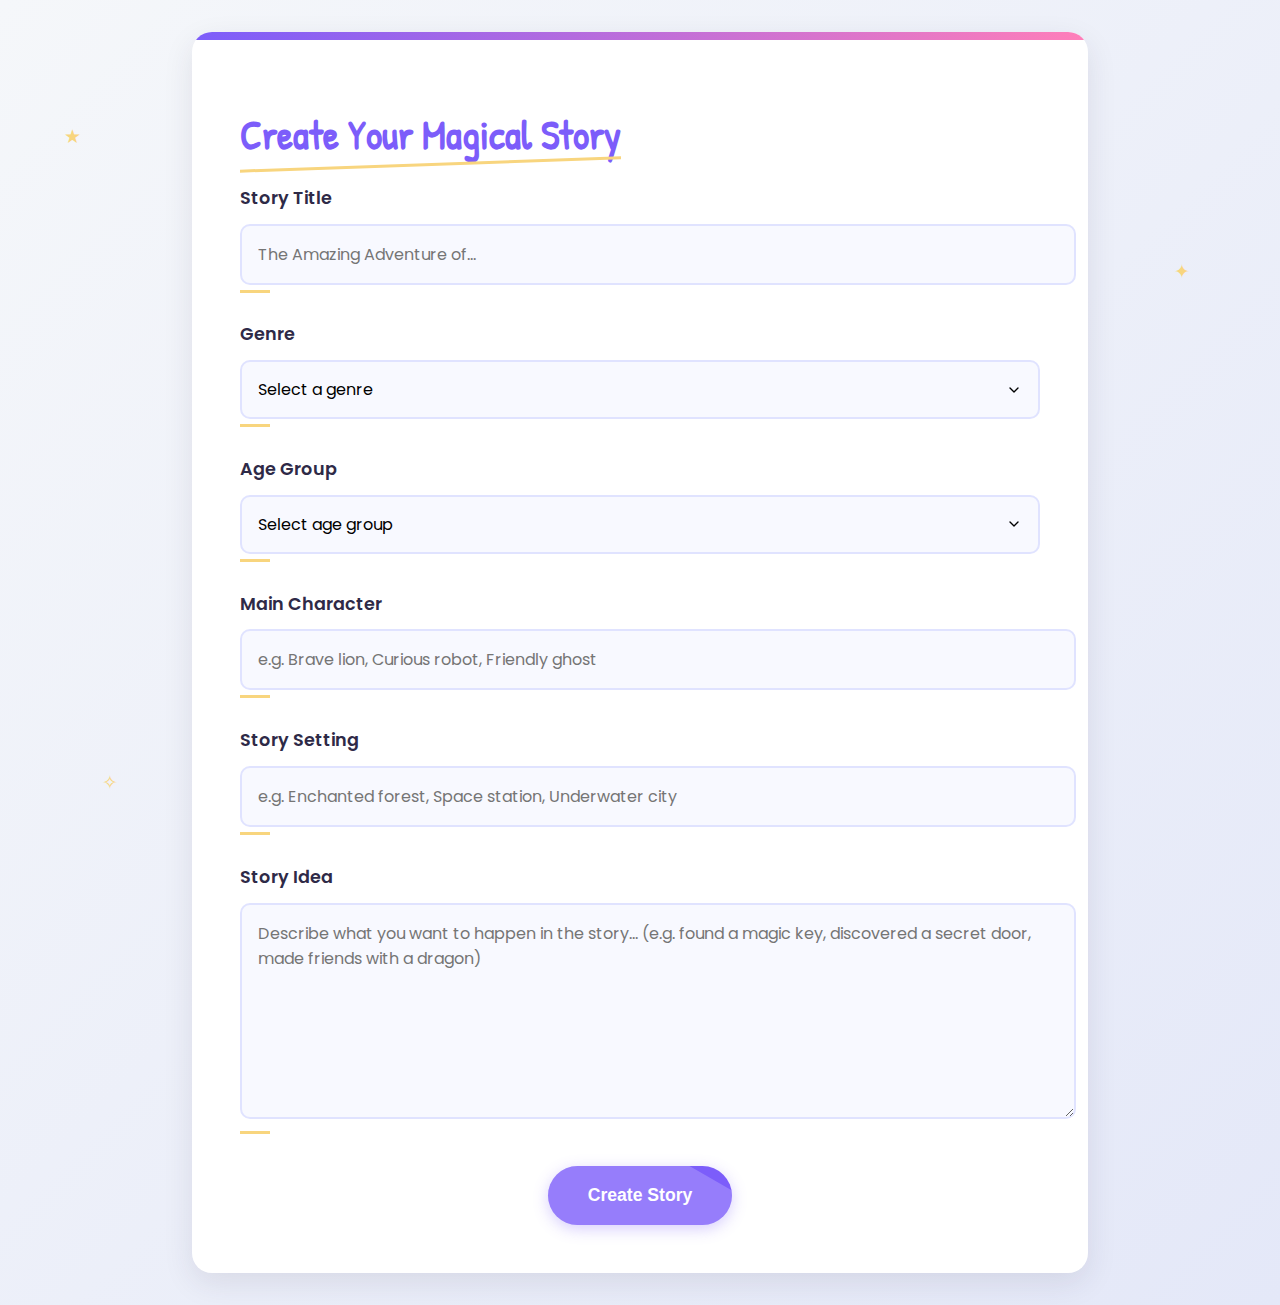
<file: index1.html>
<!DOCTYPE html>
<html lang="en">
<head>
    <meta charset="UTF-8">
    <meta name="viewport" content="width=device-width, initial-scale=1.0">
    <title>Little Tales - Story Creator</title>
    <link href="https://fonts.googleapis.com/css2?family=Poppins:wght@300;400;500;600;700&family=Patrick+Hand&display=swap" rel="stylesheet">
    <style>
        :root {
            --primary: #7c5dfa;
            --primary-dark: #5a3ffc;
            --secondary: #f8d57e;
            --accent: #ff7eb9;
            --light: #f8f9ff;
            --dark: #2e2a47;
        }
        
        body {
            font-family: 'Poppins', sans-serif;
            background: linear-gradient(135deg, #f5f7fa 0%, #e4e8f8 100%);
            color: var(--dark);
            margin: 0;
            padding: 0;
            min-height: 100vh;
        }
        
        .story-creator {
            max-width: 800px;
            margin: 2rem auto;
            padding: 3rem;
            background: white;
            border-radius: 20px;
            box-shadow: 0 10px 30px rgba(46, 42, 71, 0.1);
            position: relative;
            overflow: hidden;
        }
        
        .story-creator::before {
            content: "";
            position: absolute;
            top: 0;
            left: 0;
            width: 100%;
            height: 8px;
            background: linear-gradient(90deg, var(--primary), var(--accent));
        }
        
        h1 {
            font-family: 'Patrick Hand', cursive;
            color: var(--primary);
            font-size: 2.5rem;
            margin-bottom: 1.5rem;
            text-align: center;
            position: relative;
            display: inline-block;
        }
        
        h1::after {
            content: "";
            position: absolute;
            bottom: -5px;
            left: 0;
            width: 100%;
            height: 3px;
            background: var(--secondary);
            transform: skewY(-2deg);
        }
        
        .form-group {
            margin-bottom: 1.8rem;
            position: relative;
        }
        
        label {
            display: block;
            margin-bottom: 0.8rem;
            font-weight: 600;
            color: var(--dark);
            font-size: 1.1rem;
        }
        
        input, select, textarea {
            width: 100%;
            padding: 1rem;
            border: 2px solid #e0e3ff;
            border-radius: 10px;
            font-size: 1rem;
            font-family: 'Poppins', sans-serif;
            transition: all 0.3s ease;
            background-color: var(--light);
        }
        
        input:focus, select:focus, textarea:focus {
            outline: none;
            border-color: var(--primary);
            box-shadow: 0 0 0 3px rgba(124, 93, 250, 0.2);
        }
        
        textarea {
            min-height: 180px;
            resize: vertical;
        }
        
        .submit-btn {
            background: var(--primary);
            color: white;
            border: none;
            padding: 1.2rem 2.5rem;
            border-radius: 50px;
            font-size: 1.1rem;
            font-weight: 600;
            cursor: pointer;
            transition: all 0.3s;
            display: block;
            margin: 2rem auto 0;
            box-shadow: 0 4px 15px rgba(124, 93, 250, 0.3);
            position: relative;
            overflow: hidden;
        }
        
        .submit-btn:hover {
            background: var(--primary-dark);
            transform: translateY(-2px);
            box-shadow: 0 6px 20px rgba(124, 93, 250, 0.4);
        }
        
        .submit-btn:active {
            transform: translateY(0);
        }
        
        .submit-btn::after {
            content: "";
            position: absolute;
            top: -50%;
            left: -60%;
            width: 200%;
            height: 200%;
            background: rgba(255, 255, 255, 0.2);
            transform: rotate(30deg);
            transition: all 0.3s;
        }
        
        .submit-btn:hover::after {
            left: 100%;
        }
        
        .story-preview {
            margin-top: 2rem;
            padding: 2.5rem;
            background: var(--light);
            border-radius: 15px;
            display: none;
            border-left: 5px solid var(--primary);
            box-shadow: inset 0 0 10px rgba(0, 0, 0, 0.05);
            animation: fadeIn 0.5s ease-out;
        }
        
        .loading {
            text-align: center;
            margin: 2rem 0;
            display: none;
            animation: fadeIn 0.3s ease-out;
        }
        
        .spinner {
            border: 4px solid rgba(0, 0, 0, 0.1);
            border-radius: 50%;
            border-top: 4px solid var(--primary);
            width: 40px;
            height: 40px;
            animation: spin 1s linear infinite;
            margin: 0 auto 1rem;
        }
        
        @keyframes spin {
            0% { transform: rotate(0deg); }
            100% { transform: rotate(360deg); }
        }
        
        @keyframes fadeIn {
            from { opacity: 0; transform: translateY(10px); }
            to { opacity: 1; transform: translateY(0); }
        }
        
        #preview-title {
            font-family: 'Patrick Hand', cursive;
            color: var(--primary-dark);
            font-size: 2rem;
            margin-bottom: 1.5rem;
            text-align: center;
        }
        
        #preview-content {
            font-size: 1.1rem;
            line-height: 1.8;
            color: var(--dark);
            white-space: pre-line;
        }
        
        .form-group::after {
            content: "";
            display: block;
            width: 30px;
            height: 3px;
            background: var(--secondary);
            margin-top: 5px;
        }
        
        select {
            appearance: none;
            background-image: url("data:image/svg+xml;charset=UTF-8,%3csvg xmlns='http://www.w3.org/2000/svg' viewBox='0 0 24 24' fill='none' stroke='currentColor' stroke-width='2' stroke-linecap='round' stroke-linejoin='round'%3e%3cpolyline points='6 9 12 15 18 9'%3e%3c/polyline%3e%3c/svg%3e");
            background-repeat: no-repeat;
            background-position: right 1rem center;
            background-size: 1em;
        }
        
        .decorative-elements {
            position: absolute;
            width: 100%;
            height: 100%;
            pointer-events: none;
            z-index: -1;
        }
        
        .star {
            position: absolute;
            color: var(--secondary);
            font-size: 1.2rem;
        }
        
        .star:nth-child(1) {
            top: 10%;
            left: 5%;
            animation: float 4s ease-in-out infinite;
        }
        
        .star:nth-child(2) {
            top: 25%;
            right: 7%;
            animation: float 5s ease-in-out infinite 0.5s;
        }
        
        .star:nth-child(3) {
            bottom: 15%;
            left: 8%;
            animation: float 6s ease-in-out infinite 1s;
        }
        
        @keyframes float {
            0%, 100% { transform: translateY(0); }
            50% { transform: translateY(-15px); }
        }
        
        @media (max-width: 768px) {
            .story-creator {
                padding: 2rem;
                margin: 1rem;
            }
            
            h1 {
                font-size: 2rem;
            }
        }
    </style>
</head>
<body>
    <div class="decorative-elements">
        <div class="star">★</div>
        <div class="star">✦</div>
        <div class="star">✧</div>
    </div>
    
    <div class="story-creator">
        <h1>Create Your Magical Story</h1>
        <form id="storyForm">
            <div class="form-group">
                <label for="title">Story Title</label>
                <input type="text" id="title" required placeholder="The Amazing Adventure of...">
            </div>
            
            <div class="form-group">
                <label for="genre">Genre</label>
                <select id="genre" required>
                    <option value="">Select a genre</option>
                    <option value="adventure">Adventure</option>
                    <option value="fantasy">Fantasy</option>
                    <option value="animal">Animal</option>
                    <option value="scifi">Sci-Fi</option>
                    <option value="educational">Educational</option>
                    <option value="fairytale">Fairy Tale</option>
                    <option value="mystery">Mystery</option>
                </select>
            </div>
            
            <div class="form-group">
                <label for="age">Age Group</label>
                <select id="age" required>
                    <option value="">Select age group</option>
                    <option value="3-5">3-5 years</option>
                    <option value="6-8">6-8 years</option>
                    <option value="9-12">9-12 years</option>
                </select>
            </div>
            
            <div class="form-group">
                <label for="character">Main Character</label>
                <input type="text" id="character" required placeholder="e.g. Brave lion, Curious robot, Friendly ghost">
            </div>
            
            <div class="form-group">
                <label for="setting">Story Setting</label>
                <input type="text" id="setting" required placeholder="e.g. Enchanted forest, Space station, Underwater city">
            </div>
            
            <div class="form-group">
                <label for="prompt">Story Idea</label>
                <textarea id="prompt" required placeholder="Describe what you want to happen in the story... (e.g. found a magic key, discovered a secret door, made friends with a dragon)"></textarea>
            </div>
            
            <div class="loading" id="loading">
                <div class="spinner"></div>
                <p>Creating your magical story...</p>
            </div>
            
            <button type="submit" class="submit-btn">
                <span class="btn-text">Create Story</span>
            </button>
        </form>
        
        <div class="story-preview" id="preview">
            <h2 id="preview-title"></h2>
            <div id="preview-content"></div>
            <button class="submit-btn" id="new-story">Create Another Story</button>
        </div>
    </div>

    <script>
        document.addEventListener('DOMContentLoaded', function() {
            const form = document.getElementById('storyForm');
            const preview = document.getElementById('preview');
            const loading = document.getElementById('loading');
            
            form.addEventListener('submit', function(e) {
                e.preventDefault();
                
                // Show loading spinner
                loading.style.display = 'block';
                form.style.opacity = '0.5';
                form.style.pointerEvents = 'none';
                
                // Get form values
                const title = document.getElementById('title').value;
                const genre = document.getElementById('genre').value;
                const age = document.getElementById('age').value;
                const character = document.getElementById('character').value;
                const setting = document.getElementById('setting').value;
                const prompt = document.getElementById('prompt').value;
                
                // Simulate processing delay (in a real app, this would call an API)
                setTimeout(function() {
                    // Generate the story based on inputs
                    const story = generateStory(title, genre, age, character, setting, prompt);
                    
                    // Display the generated story
                    document.getElementById('preview-title').textContent = title;
                    document.getElementById('preview-content').innerHTML = formatStory(story);
                    
                    // Hide loading, show preview
                    loading.style.display = 'none';
                    form.style.opacity = '1';
                    form.style.pointerEvents = 'auto';
                    preview.style.display = 'block';
                    
                    // Scroll to preview
                    preview.scrollIntoView({ behavior: 'smooth' });
                }, 2500);
            });
            
            // Create another story
            document.getElementById('new-story').addEventListener('click', function() {
                preview.style.display = 'none';
                form.reset();
                form.scrollIntoView({ behavior: 'smooth' });
            });
            
            // Story generation function
            function generateStory(title, genre, age, character, setting, prompt) {
                // More detailed story templates based on age group and genre
                let story = '';
                const genreAdjectives = {
                    'adventure': 'exciting',
                    'fantasy': 'magical',
                    'animal': 'heartwarming',
                    'scifi': 'futuristic',
                    'educational': 'enlightening',
                    'fairytale': 'enchanted',
                    'mystery': 'mysterious'
                };
                
                const genreTheme = genreAdjectives[genre] || 'wonderful';
                
                if (age === '3-5') {
                    story = `Once upon a time in a ${genreTheme} ${setting}, there lived ${character}. 

One sunny morning, ${character} discovered ${prompt}. 

"Oh my!" exclaimed ${character}. "This is ${genreTheme}!" 

With a happy heart, ${character} explored this new discovery, meeting friendly creatures along the way. They laughed and played together until the stars came out. 

As ${character} curled up to sleep that night, they dreamed of more ${genreTheme} adventures to come. 

The end. What a happy day!`;
                } 
                else if (age === '6-8') {
                    story = `In the ${setting}, known throughout the land for its ${genreTheme} wonders, ${character} had an ordinary life—until the day ${prompt}. 

At first, ${character} felt unsure. "What should I do?" they wondered. 

But ${character} remembered what their wise old friend always said: "Every adventure begins with a single step." 

Taking a deep breath, ${character} stepped forward into the unknown. Along the journey, they met challenges that tested their courage and made friends who helped along the way. 

In the end, ${character} discovered that ${randomLesson(genre)}. 

And so, ${character} returned home, forever changed by their ${genreTheme} adventure.`;
                } 
                else {
                    story = `The ${setting} was no ordinary place—it was a realm of ${genreTheme} possibilities. ${character}, though ${randomAdjective()}, had always felt destined for something more. 

When ${prompt}, it set in motion events that would test ${character}'s ${randomQuality()}. 

Through ${randomNumber(3,7)} ${genreTheme} days and star-filled nights, ${character} journeyed across ${randomLocation()}, facing ${randomChallenge()} and overcoming it with ${randomSolution()}. 

The people of ${setting} would long tell the tale of how ${character} ${randomAchievement()}, proving that even ${randomPhrase()} can change the world. 

As the ${genreTheme} light of dawn touched ${setting} once more, ${character} smiled, knowing this was only the beginning...`;
                }
                
                return story;
            }
            
            function formatStory(text) {
                // Add paragraph breaks and styling
                const paragraphs = text.split('\n\n');
                let html = '';
                
                paragraphs.forEach(para => {
                    if (para.trim() !== '') {
                        html += `<p>${para}</p>`;
                    }
                });
                
                return html;
            }
            
            // Helper functions for story generation
            function randomAdjective() {
                const adjectives = ['small', 'young', 'ordinary', 'humble', 'quiet', 'unlikely'];
                return adjectives[Math.floor(Math.random() * adjectives.length)];
            }
            
            function randomQuality() {
                const qualities = ['wit', 'courage', 'kindness', 'determination', 'cleverness', 'compassion'];
                return qualities[Math.floor(Math.random() * qualities.length)];
            }
            
            function randomLesson(genre) {
                const lessons = {
                    'adventure': 'the greatest treasures are the friends we make along the way',
                    'fantasy': 'true magic comes from believing in yourself',
                    'animal': 'even the smallest creature can make a big difference',
                    'scifi': 'technology should always serve kindness',
                    'educational': 'learning never ends and every day brings new discoveries',
                    'fairytale': 'goodness and bravery will always be rewarded',
                    'mystery': 'the truth is often hidden in plain sight'
                };
                return lessons[genre] || 'every experience teaches us something valuable';
            }
            
            function randomLocation() {
                const locations = ['ancient ruins', 'floating islands', 'crystal caves', 'enchanted valleys', 'forgotten cities'];
                return locations[Math.floor(Math.random() * locations.length)];
            }
            
            function randomChallenge() {
                const challenges = ['a puzzle that tested their mind', 'a foe that challenged their spirit', 'a riddle with no obvious answer', 'a danger that threatened everything they loved'];
                return challenges[Math.floor(Math.random() * challenges.length)];
            }
            
            function randomSolution() {
                const solutions = ['quick thinking', 'unexpected help from a friend', 'remembering an old lesson', 'a sudden burst of creativity'];
                return solutions[Math.floor(Math.random() * solutions.length)];
            }
            
            function randomAchievement() {
                const achievements = ['saved the day', 'brought peace to the land', 'discovered a great truth', 'united divided peoples'];
                return achievements[Math.floor(Math.random() * achievements.length)];
            }
            
            function randomPhrase() {
                const phrases = ['the smallest spark', 'a single voice', 'the most unlikely hero', 'one determined soul'];
                return phrases[Math.floor(Math.random() * phrases.length)];
            }
            
            function randomNumber(min, max) {
                return Math.floor(Math.random() * (max - min + 1)) + min;
            }
        });
    </script>
</body>
</html>
</file>
